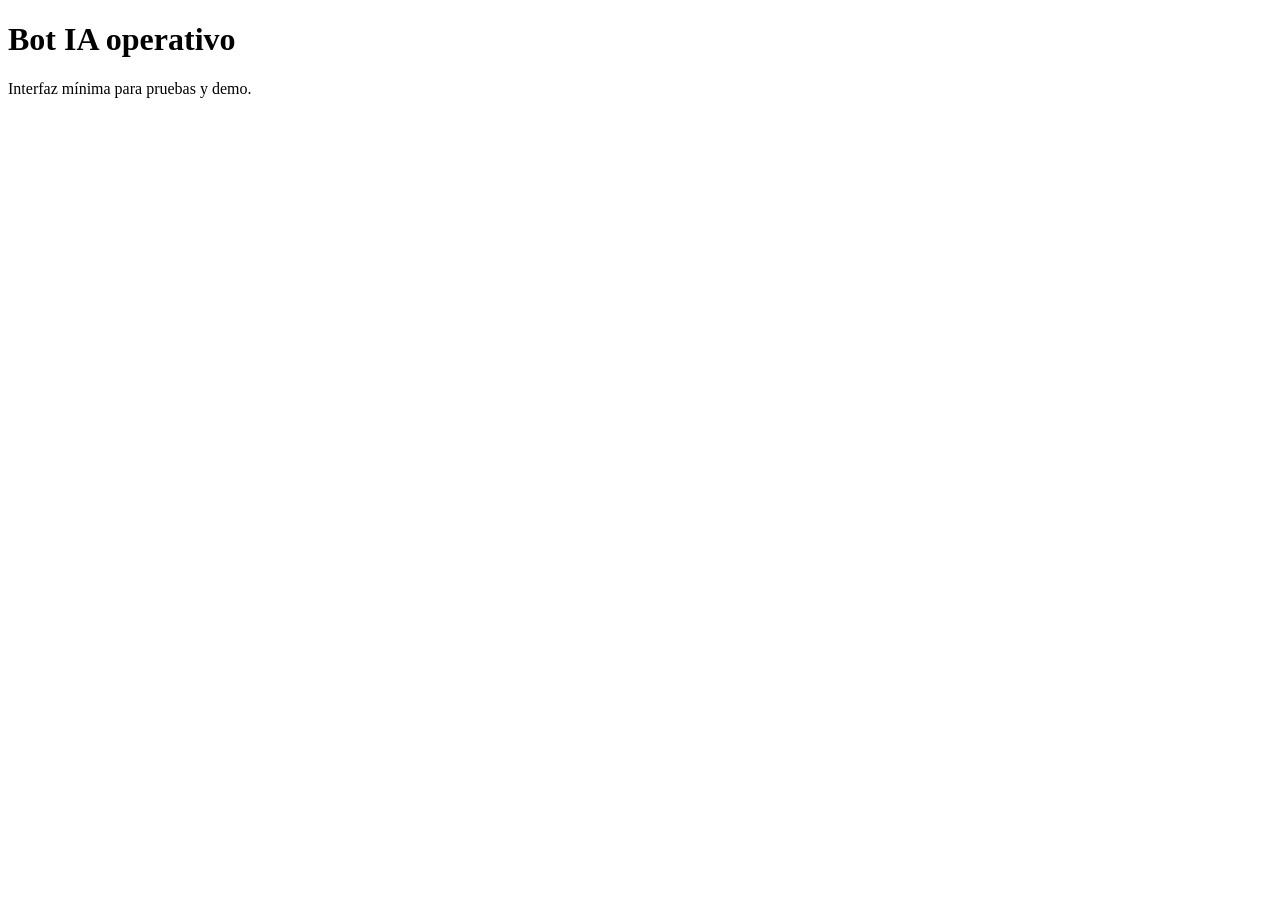
<file: bot.html>
<!doctype html>
<html>
  <head>
    <meta charset="utf-8" />
    <title>Bot IA operativo</title>
  </head>
  <body>
    <h1>Bot IA operativo</h1>
    <p>Interfaz mínima para pruebas y demo.</p>
  </body>
</html>
</file>
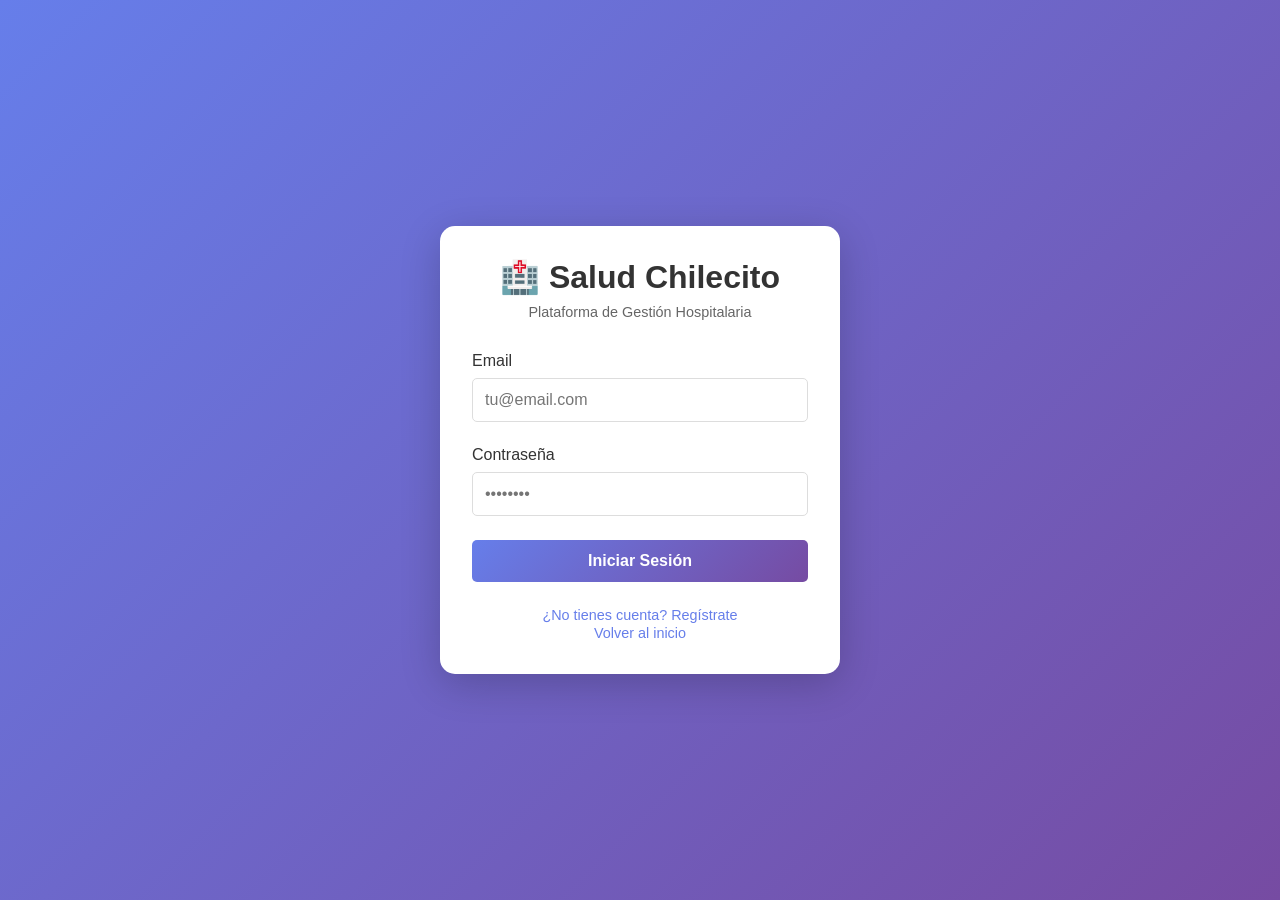
<file: login.html>
<!DOCTYPE html>
<html lang="es">
<head>
    <meta charset="UTF-8">
    <meta name="viewport" content="width=device-width, initial-scale=1.0">
    <title>Login - Salud Chilecito</title>
    <style>
        * {
            margin: 0;
            padding: 0;
            box-sizing: border-box;
        }
        body {
            font-family: 'Segoe UI', Tahoma, Geneva, Verdana, sans-serif;
            background: linear-gradient(135deg, #667eea 0%, #764ba2 100%);
            min-height: 100vh;
            display: flex;
            justify-content: center;
            align-items: center;
        }
        .login-container {
            background: white;
            border-radius: 15px;
            padding: 2rem;
            box-shadow: 0 10px 40px rgba(0,0,0,0.2);
            width: 100%;
            max-width: 400px;
        }
        .logo {
            text-align: center;
            margin-bottom: 2rem;
        }
        .logo h1 {
            font-size: 2rem;
            color: #333;
            margin-bottom: 0.5rem;
        }
        .logo p {
            color: #666;
            font-size: 0.9rem;
        }
        .form-group {
            margin-bottom: 1.5rem;
        }
        .form-group label {
            display: block;
            margin-bottom: 0.5rem;
            color: #333;
            font-weight: 500;
        }
        .form-group input {
            width: 100%;
            padding: 0.75rem;
            border: 1px solid #ddd;
            border-radius: 5px;
            font-size: 1rem;
            transition: border-color 0.3s;
        }
        .form-group input:focus {
            outline: none;
            border-color: #667eea;
        }
        .btn {
            width: 100%;
            padding: 0.75rem;
            background: linear-gradient(135deg, #667eea 0%, #764ba2 100%);
            color: white;
            border: none;
            border-radius: 5px;
            font-size: 1rem;
            font-weight: 600;
            cursor: pointer;
            transition: transform 0.3s;
        }
        .btn:hover {
            transform: translateY(-2px);
        }
        .btn:disabled {
            opacity: 0.5;
            cursor: not-allowed;
        }
        .links {
            text-align: center;
            margin-top: 1.5rem;
        }
        .links a {
            color: #667eea;
            text-decoration: none;
            font-size: 0.9rem;
        }
        .links a:hover {
            text-decoration: underline;
        }
        .message {
            padding: 1rem;
            border-radius: 5px;
            margin-bottom: 1rem;
            display: none;
        }
        .message.success {
            background: #d4edda;
            color: #155724;
            border: 1px solid #c3e6cb;
        }
        .message.error {
            background: #f8d7da;
            color: #721c24;
            border: 1px solid #f5c6cb;
        }
        .loading {
            display: none;
            text-align: center;
            margin-top: 1rem;
        }
        .loading::after {
            content: "...";
            animation: dots 1.5s steps(5, end) infinite;
        }
        @keyframes dots {
            0%, 20% { content: "."; }
            40% { content: ".."; }
            60%, 100% { content: "..."; }
        }
    </style>
</head>
<body>
    <div class="login-container">
        <div class="logo">
            <h1>🏥 Salud Chilecito</h1>
            <p>Plataforma de Gestión Hospitalaria</p>
        </div>
        
        <div id="message" class="message"></div>
        
        <form id="loginForm">
            <div class="form-group">
                <label for="email">Email</label>
                <input type="email" id="email" name="email" required placeholder="tu@email.com">
            </div>
            
            <div class="form-group">
                <label for="password">Contraseña</label>
                <input type="password" id="password" name="password" required placeholder="••••••••">
            </div>
            
            <button type="submit" class="btn" id="loginBtn">Iniciar Sesión</button>
        </form>
        
        <div class="loading" id="loading">Iniciando sesión</div>
        
        <div class="links">
            <p><a href="/registro">¿No tienes cuenta? Regístrate</a></p>
            <p><a href="/">Volver al inicio</a></p>
        </div>
    </div>
    
    <script>
        const loginForm = document.getElementById('loginForm');
        const loginBtn = document.getElementById('loginBtn');
        const loading = document.getElementById('loading');
        const message = document.getElementById('message');
        
        loginForm.addEventListener('submit', async (e) => {
            e.preventDefault();
            
            const email = document.getElementById('email').value;
            const password = document.getElementById('password').value;
            
            loginBtn.disabled = true;
            loading.style.display = 'block';
            message.style.display = 'none';
            
            try {
                const response = await fetch('/api/auth/login', {
                    method: 'POST',
                    headers: {
                        'Content-Type': 'application/json'
                    },
                    body: JSON.stringify({ email, password })
                });
                
                const data = await response.json();
                
                if (response.ok) {
                    // Guardar token en localStorage
                    localStorage.setItem('token', data.token);
                    
                    showMessage('success', 'Login exitoso. Redirigiendo...');
                    
                    // Redirigir según el rol
                    const redirectUrl = data.redirect || '/dashboard.html';
                    setTimeout(() => {
                        window.location.href = redirectUrl;
                    }, 1500);
                } else {
                    showMessage('error', data.error || 'Error al iniciar sesión');
                }
            } catch (error) {
                showMessage('error', 'Error de conexión. Intenta nuevamente.');
            } finally {
                loginBtn.disabled = false;
                loading.style.display = 'none';
            }
        });
        
        function showMessage(type, text) {
            message.className = `message ${type}`;
            message.textContent = text;
            message.style.display = 'block';
        }
    </script>
</body>
</html>
</file>
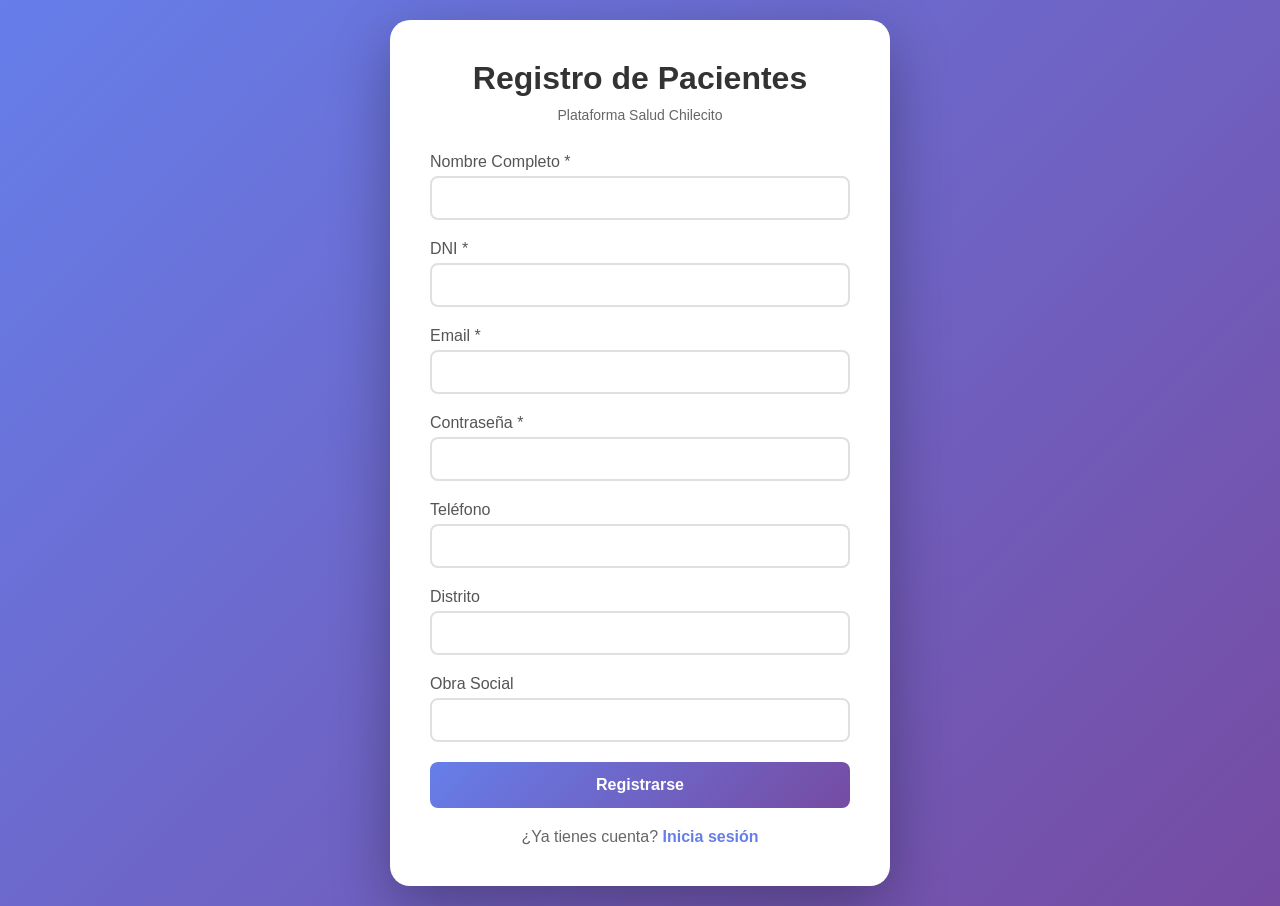
<file: registro.html>
<!DOCTYPE html>
<html lang="es">
<head>
    <meta charset="UTF-8">
    <meta name="viewport" content="width=device-width, initial-scale=1.0">
    <title>Registro - Salud Chilecito</title>
    <style>
        * {
            margin: 0;
            padding: 0;
            box-sizing: border-box;
        }
        body {
            font-family: 'Segoe UI', Tahoma, Geneva, Verdana, sans-serif;
            background: linear-gradient(135deg, #667eea 0%, #764ba2 100%);
            min-height: 100vh;
            display: flex;
            align-items: center;
            justify-content: center;
            padding: 20px;
        }
        .container {
            background: white;
            border-radius: 20px;
            box-shadow: 0 20px 60px rgba(0,0,0,0.3);
            padding: 40px;
            max-width: 500px;
            width: 100%;
        }
        h1 {
            color: #333;
            margin-bottom: 10px;
            text-align: center;
        }
        .subtitle {
            color: #666;
            text-align: center;
            margin-bottom: 30px;
            font-size: 14px;
        }
        .form-group {
            margin-bottom: 20px;
        }
        label {
            display: block;
            margin-bottom: 5px;
            color: #555;
            font-weight: 500;
        }
        input {
            width: 100%;
            padding: 12px;
            border: 2px solid #e0e0e0;
            border-radius: 8px;
            font-size: 14px;
            transition: border-color 0.3s;
        }
        input:focus {
            outline: none;
            border-color: #667eea;
        }
        button {
            width: 100%;
            padding: 14px;
            background: linear-gradient(135deg, #667eea 0%, #764ba2 100%);
            color: white;
            border: none;
            border-radius: 8px;
            font-size: 16px;
            font-weight: 600;
            cursor: pointer;
            transition: transform 0.2s;
        }
        button:hover {
            transform: translateY(-2px);
        }
        button:disabled {
            opacity: 0.6;
            cursor: not-allowed;
            transform: none;
        }
        .message {
            padding: 15px;
            border-radius: 8px;
            margin-top: 20px;
            display: none;
        }
        .message.success {
            background: #d4edda;
            color: #155724;
            border: 1px solid #c3e6cb;
        }
        .message.error {
            background: #f8d7da;
            color: #721c24;
            border: 1px solid #f5c6cb;
        }
        .login-link {
            text-align: center;
            margin-top: 20px;
            color: #666;
        }
        .login-link a {
            color: #667eea;
            text-decoration: none;
            font-weight: 600;
        }
        .login-link a:hover {
            text-decoration: underline;
        }
    </style>
</head>
<body>
    <div class="container">
        <h1>Registro de Pacientes</h1>
        <p class="subtitle">Plataforma Salud Chilecito</p>
        
        <form id="registroForm">
            <div class="form-group">
                <label for="nombre">Nombre Completo *</label>
                <input type="text" id="nombre" name="nombre" required>
            </div>
            
            <div class="form-group">
                <label for="dni">DNI *</label>
                <input type="text" id="dni" name="dni" required>
            </div>
            
            <div class="form-group">
                <label for="email">Email *</label>
                <input type="email" id="email" name="email" required>
            </div>
            
            <div class="form-group">
                <label for="password">Contraseña *</label>
                <input type="password" id="password" name="password" required minlength="6">
            </div>
            
            <div class="form-group">
                <label for="telefono">Teléfono</label>
                <input type="tel" id="telefono" name="telefono">
            </div>
            
            <div class="form-group">
                <label for="distrito">Distrito</label>
                <input type="text" id="distrito" name="distrito">
            </div>
            
            <div class="form-group">
                <label for="obra_social">Obra Social</label>
                <input type="text" id="obra_social" name="obra_social">
            </div>
            
            <button type="submit" id="submitBtn">Registrarse</button>
        </form>
        
        <div id="message" class="message"></div>
        
        <div class="login-link">
            ¿Ya tienes cuenta? <a href="/">Inicia sesión</a>
        </div>
    </div>

    <script>
        document.getElementById('registroForm').addEventListener('submit', async (e) => {
            e.preventDefault();
            
            const submitBtn = document.getElementById('submitBtn');
            const messageDiv = document.getElementById('message');
            
            submitBtn.disabled = true;
            submitBtn.textContent = 'Registrando...';
            messageDiv.style.display = 'none';
            
            const formData = {
                nombre: document.getElementById('nombre').value,
                dni: document.getElementById('dni').value,
                email: document.getElementById('email').value,
                password: document.getElementById('password').value,
                telefono: document.getElementById('telefono').value,
                distrito: document.getElementById('distrito').value,
                obra_social: document.getElementById('obra_social').value
            };
            
            try {
                const response = await fetch('/api/auth/registro', {
                    method: 'POST',
                    headers: {
                        'Content-Type': 'application/json'
                    },
                    body: JSON.stringify(formData)
                });
                
                const data = await response.json();
                
                if (response.ok) {
                    messageDiv.className = 'message success';
                    messageDiv.textContent = data.message + ' Revisa tu email para verificar tu cuenta.';
                    messageDiv.style.display = 'block';
                    document.getElementById('registroForm').reset();
                } else {
                    messageDiv.className = 'message error';
                    messageDiv.textContent = data.error || 'Error al registrar';
                    messageDiv.style.display = 'block';
                }
            } catch (error) {
                messageDiv.className = 'message error';
                messageDiv.textContent = 'Error de conexión. Intenta nuevamente.';
                messageDiv.style.display = 'block';
            }
            
            submitBtn.disabled = false;
            submitBtn.textContent = 'Registrarse';
        });
    </script>
</body>
</html>
</file>
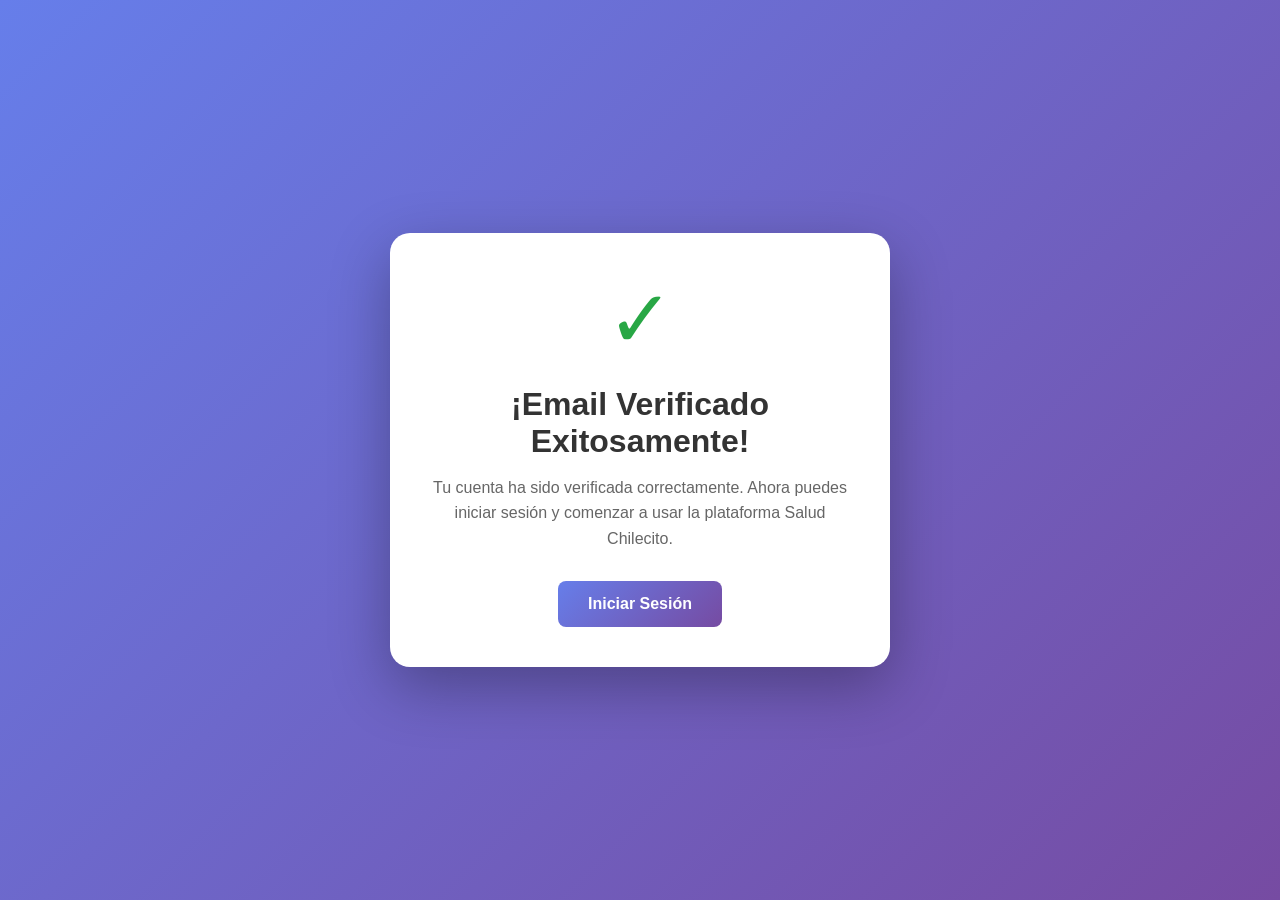
<file: verificacion-exitosa.html>
<!DOCTYPE html>
<html lang="es">
<head>
    <meta charset="UTF-8">
    <meta name="viewport" content="width=device-width, initial-scale=1.0">
    <title>Verificación Exitosa - Salud Chilecito</title>
    <style>
        * {
            margin: 0;
            padding: 0;
            box-sizing: border-box;
        }
        body {
            font-family: 'Segoe UI', Tahoma, Geneva, Verdana, sans-serif;
            background: linear-gradient(135deg, #667eea 0%, #764ba2 100%);
            min-height: 100vh;
            display: flex;
            align-items: center;
            justify-content: center;
            padding: 20px;
        }
        .container {
            background: white;
            border-radius: 20px;
            box-shadow: 0 20px 60px rgba(0,0,0,0.3);
            padding: 40px;
            max-width: 500px;
            width: 100%;
            text-align: center;
        }
        .icon {
            font-size: 80px;
            color: #28a745;
            margin-bottom: 20px;
        }
        h1 {
            color: #333;
            margin-bottom: 15px;
        }
        p {
            color: #666;
            margin-bottom: 30px;
            line-height: 1.6;
        }
        button {
            padding: 14px 30px;
            background: linear-gradient(135deg, #667eea 0%, #764ba2 100%);
            color: white;
            border: none;
            border-radius: 8px;
            font-size: 16px;
            font-weight: 600;
            cursor: pointer;
            text-decoration: none;
            display: inline-block;
            transition: transform 0.2s;
        }
        button:hover {
            transform: translateY(-2px);
        }
    </style>
</head>
<body>
    <div class="container">
        <div class="icon">✓</div>
        <h1>¡Email Verificado Exitosamente!</h1>
        <p>Tu cuenta ha sido verificada correctamente. Ahora puedes iniciar sesión y comenzar a usar la plataforma Salud Chilecito.</p>
        <a href="/">
            <button>Iniciar Sesión</button>
        </a>
    </div>
</body>
</html>
</file>
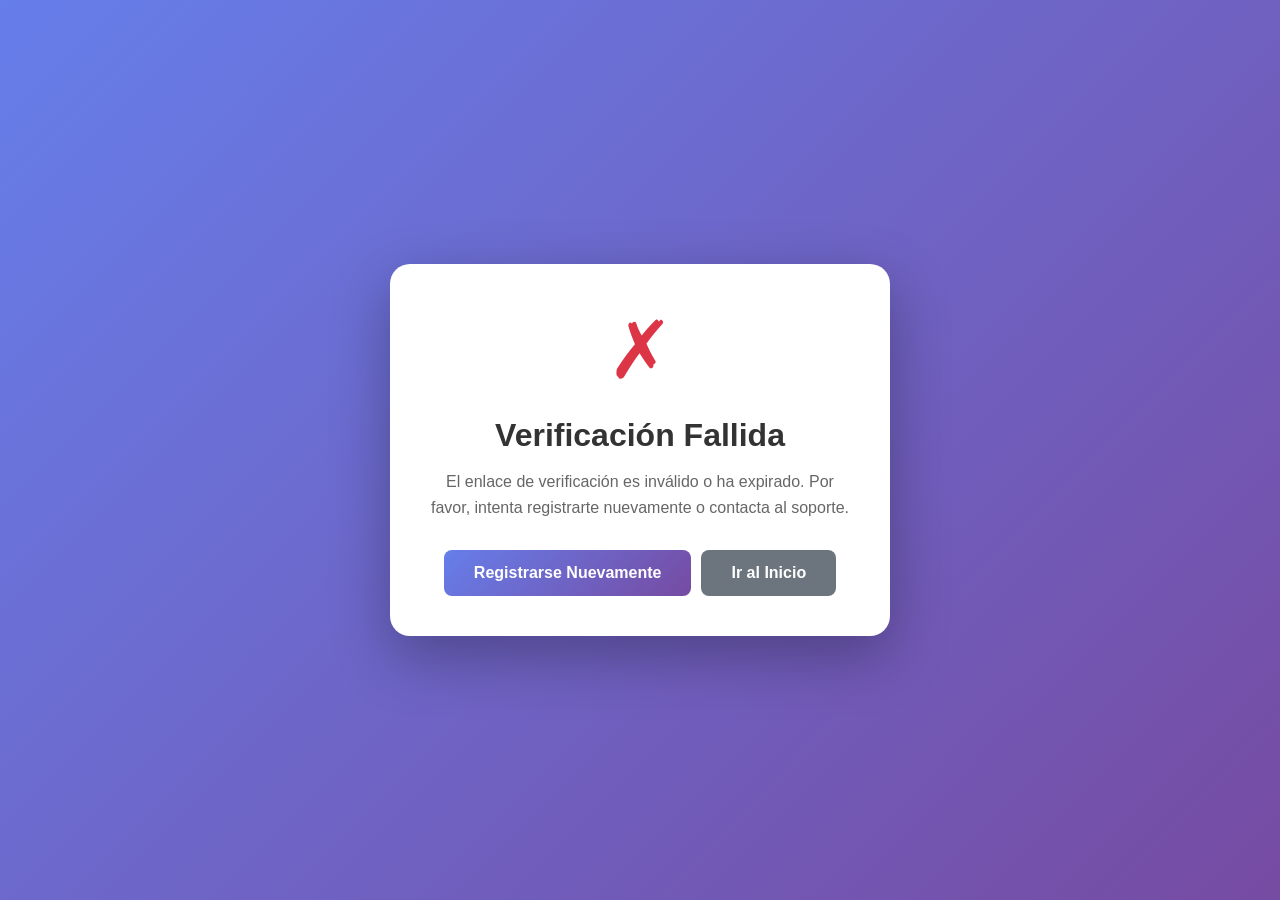
<file: verificacion-fallida.html>
<!DOCTYPE html>
<html lang="es">
<head>
    <meta charset="UTF-8">
    <meta name="viewport" content="width=device-width, initial-scale=1.0">
    <title>Verificación Fallida - Salud Chilecito</title>
    <style>
        * {
            margin: 0;
            padding: 0;
            box-sizing: border-box;
        }
        body {
            font-family: 'Segoe UI', Tahoma, Geneva, Verdana, sans-serif;
            background: linear-gradient(135deg, #667eea 0%, #764ba2 100%);
            min-height: 100vh;
            display: flex;
            align-items: center;
            justify-content: center;
            padding: 20px;
        }
        .container {
            background: white;
            border-radius: 20px;
            box-shadow: 0 20px 60px rgba(0,0,0,0.3);
            padding: 40px;
            max-width: 500px;
            width: 100%;
            text-align: center;
        }
        .icon {
            font-size: 80px;
            color: #dc3545;
            margin-bottom: 20px;
        }
        h1 {
            color: #333;
            margin-bottom: 15px;
        }
        p {
            color: #666;
            margin-bottom: 30px;
            line-height: 1.6;
        }
        .button-container {
            display: flex;
            gap: 10px;
            justify-content: center;
        }
        button {
            padding: 14px 30px;
            background: linear-gradient(135deg, #667eea 0%, #764ba2 100%);
            color: white;
            border: none;
            border-radius: 8px;
            font-size: 16px;
            font-weight: 600;
            cursor: pointer;
            text-decoration: none;
            display: inline-block;
            transition: transform 0.2s;
        }
        button:hover {
            transform: translateY(-2px);
        }
        button.secondary {
            background: #6c757d;
        }
    </style>
</head>
<body>
    <div class="container">
        <div class="icon">✗</div>
        <h1>Verificación Fallida</h1>
        <p>El enlace de verificación es inválido o ha expirado. Por favor, intenta registrarte nuevamente o contacta al soporte.</p>
        <div class="button-container">
            <a href="/registro">
                <button>Registrarse Nuevamente</button>
            </a>
            <a href="/">
                <button class="secondary">Ir al Inicio</button>
            </a>
        </div>
    </div>
</body>
</html>
</file>
